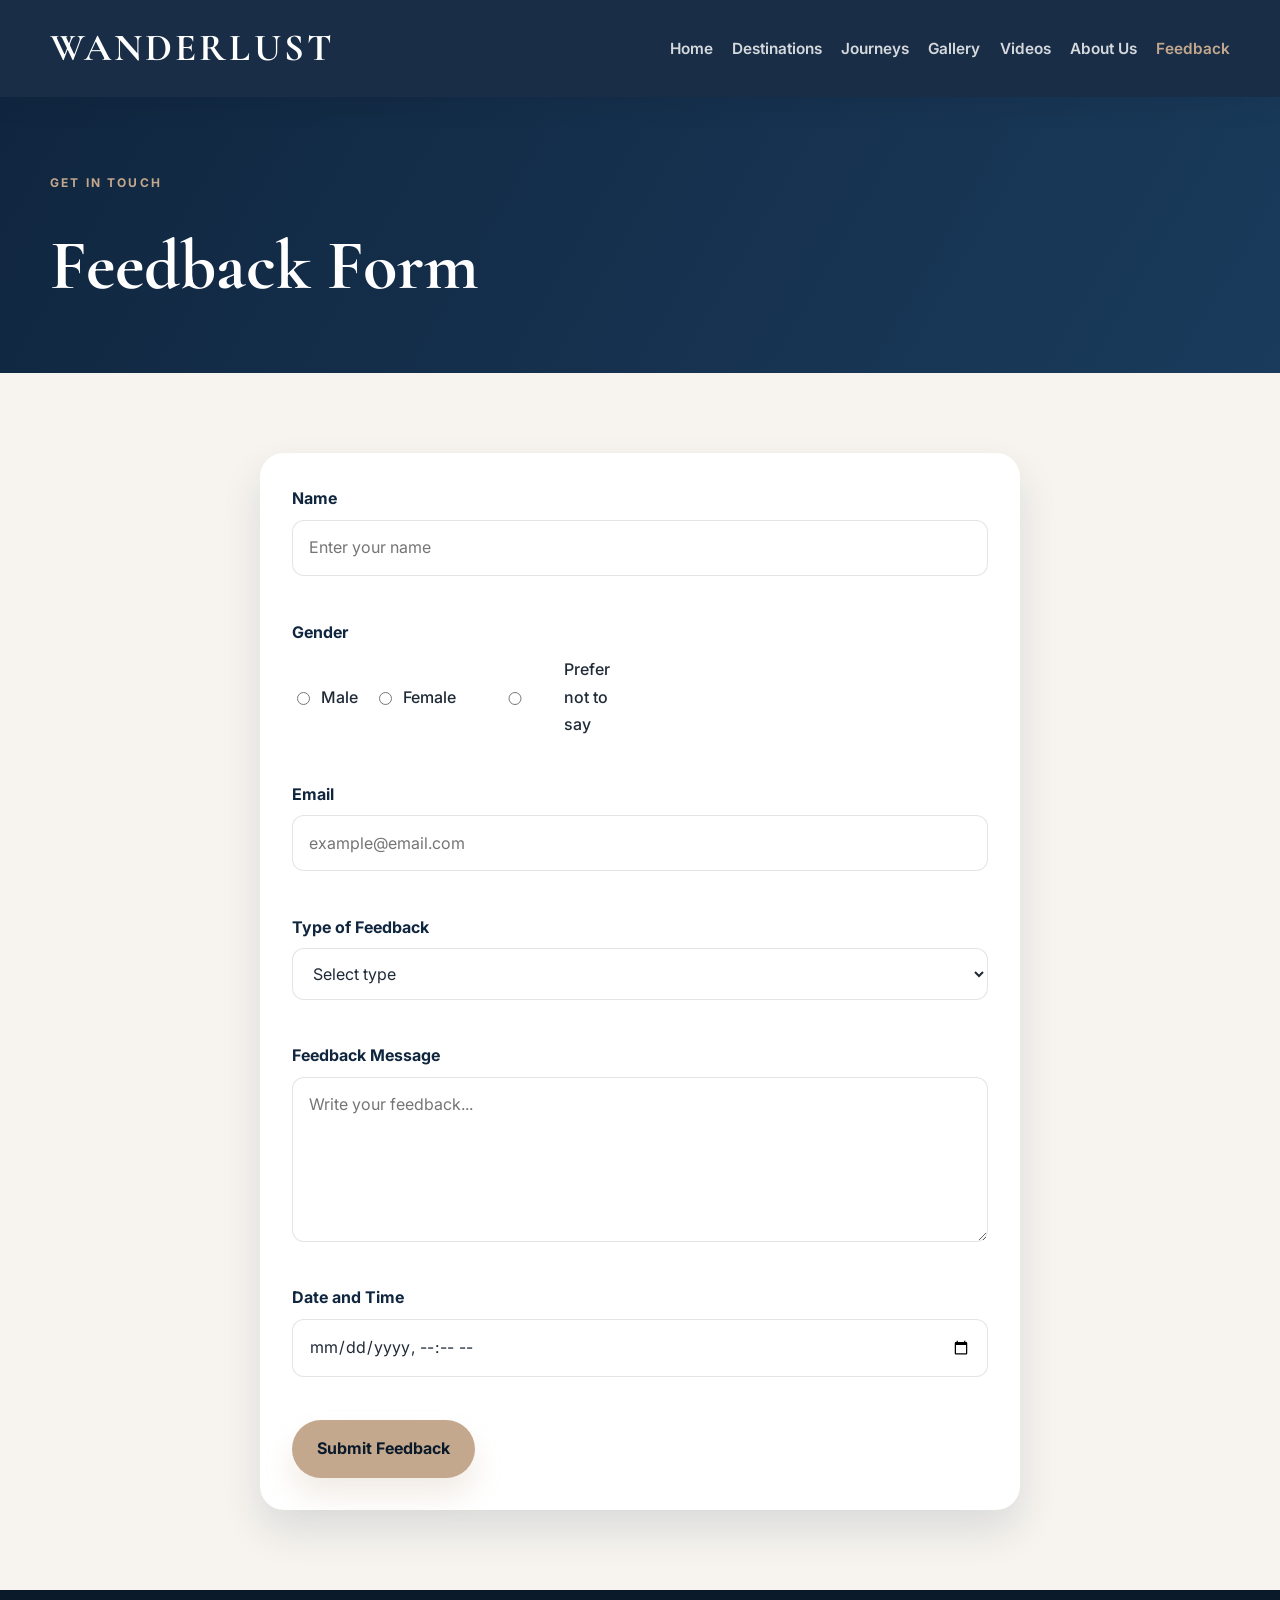
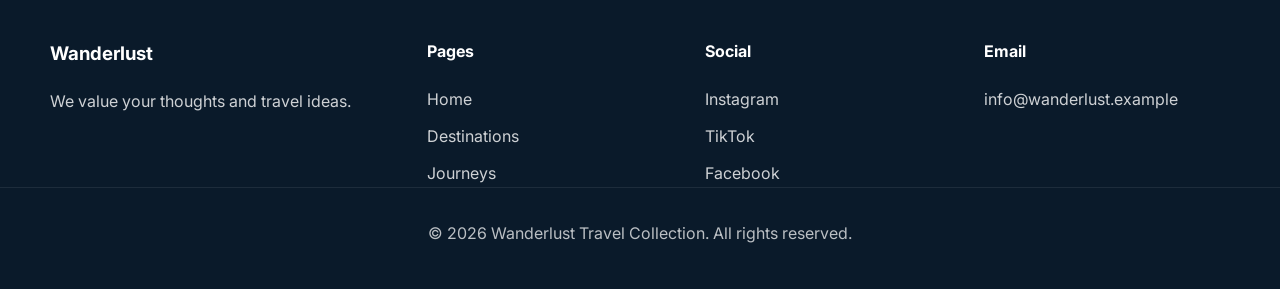
<file: feedback.html>
<!DOCTYPE html>
<html lang="en">
<head>
  <meta charset="UTF-8" />
  <meta name="viewport" content="width=device-width, initial-scale=1.0" />
  <title>Feedback | WANDERLUST</title>
  <link rel="preconnect" href="https://fonts.googleapis.com">
  <link rel="preconnect" href="https://fonts.gstatic.com" crossorigin>
  <link href="https://fonts.googleapis.com/css2?family=Cormorant+Garamond:wght@500;600;700&family=Inter:wght@400;500;600;700&display=swap" rel="stylesheet">
  <link rel="stylesheet" href="css/style.css" />
</head>
<body>
  <header class="site-header">
    <nav class="navbar container">
      <a href="index.html" class="brand">WANDERLUST</a>
      <button class="nav-toggle" aria-label="Toggle navigation">☰</button>
      <div class="nav-menu">
        <a href="index.html">Home</a>
        <a href="destinations.html">Destinations</a>
        <a href="journeys.html">Journeys</a>
        <a href="gallery.html">Gallery</a>
        <a href="videos.html">Videos</a>
        <a href="about.html">About Us</a>
        <a href="feedback.html" class="active">Feedback</a>
      </div>
    </nav>
  </header>

  <main>
    <section class="page-banner">
      <div class="container">
        <p class="eyebrow">Get in touch</p>
        <h1>Feedback Form</h1>
      </div>
    </section>

    <section class="section">
      <div class="container form-wrapper">
        <form id="feedbackForm" method="post" action="php/feedback.php" novalidate>
          <div class="form-row">
            <label for="name">Name</label>
            <input type="text" id="name" name="name" placeholder="Enter your name" required />
            <small class="error" id="nameError"></small>
          </div>

          <div class="form-row">
            <label>Gender</label>
            <div class="radio-group">
              <label><input type="radio" name="gender" value="Male" /> Male</label>
              <label><input type="radio" name="gender" value="Female" /> Female</label>
              <label><input type="radio" name="gender" value="Prefer not to say" /> Prefer not to say</label>
            </div>
            <small class="error" id="genderError"></small>
          </div>

          <div class="form-row">
            <label for="email">Email</label>
            <input type="email" id="email" name="email" placeholder="example@email.com" required />
            <small class="error" id="emailError"></small>
          </div>

          <div class="form-row">
            <label for="feedbackType">Type of Feedback</label>
            <select id="feedbackType" name="feedbackType" required>
              <option value="">Select type</option>
              <option value="Suggestion">Suggestion</option>
              <option value="Complaint">Complaint</option>
              <option value="Enquiry">Enquiry</option>
            </select>
            <small class="error" id="feedbackTypeError"></small>
          </div>

          <div class="form-row">
            <label for="message">Feedback Message</label>
            <textarea id="message" name="message" rows="5" placeholder="Write your feedback..." required></textarea>
            <small class="error" id="messageError"></small>
          </div>

          <div class="form-row">
            <label for="datetime">Date and Time</label>
            <input type="datetime-local" id="datetime" name="datetime" required />
            <small class="error" id="datetimeError"></small>
          </div>

          <button type="submit" class="btn btn-primary submit-btn">Submit Feedback</button>
          <div id="formMessage" class="form-message" aria-live="polite"></div>
        </form>
      </div>
    </section>
  </main>

  <footer class="site-footer">
    <div class="container footer-grid">
      <div>
        <h3>Wanderlust</h3>
        <p>We value your thoughts and travel ideas.</p>
      </div>
      <div>
        <h4>Pages</h4>
        <ul>
          <li><a href="index.html">Home</a></li>
          <li><a href="destinations.html">Destinations</a></li>
          <li><a href="journeys.html">Journeys</a></li>
        </ul>
      </div>
      <div>
        <h4>Social</h4>
        <ul>
          <li><a href="https://instagram.com" target="_blank">Instagram</a></li>
          <li><a href="https://tiktok.com" target="_blank">TikTok</a></li>
          <li><a href="https://facebook.com" target="_blank">Facebook</a></li>
        </ul>
      </div>
      <div>
        <h4>Email</h4>
        <ul>
          <li><a href="mailto:info@wanderlust.example">info@wanderlust.example</a></li>
        </ul>
      </div>
    </div>
    <div class="footer-bottom">
      <p>© 2026 Wanderlust Travel Collection. All rights reserved.</p>
    </div>
  </footer>

  <script src="js/script.js"></script>
</body>
</html>
</file>
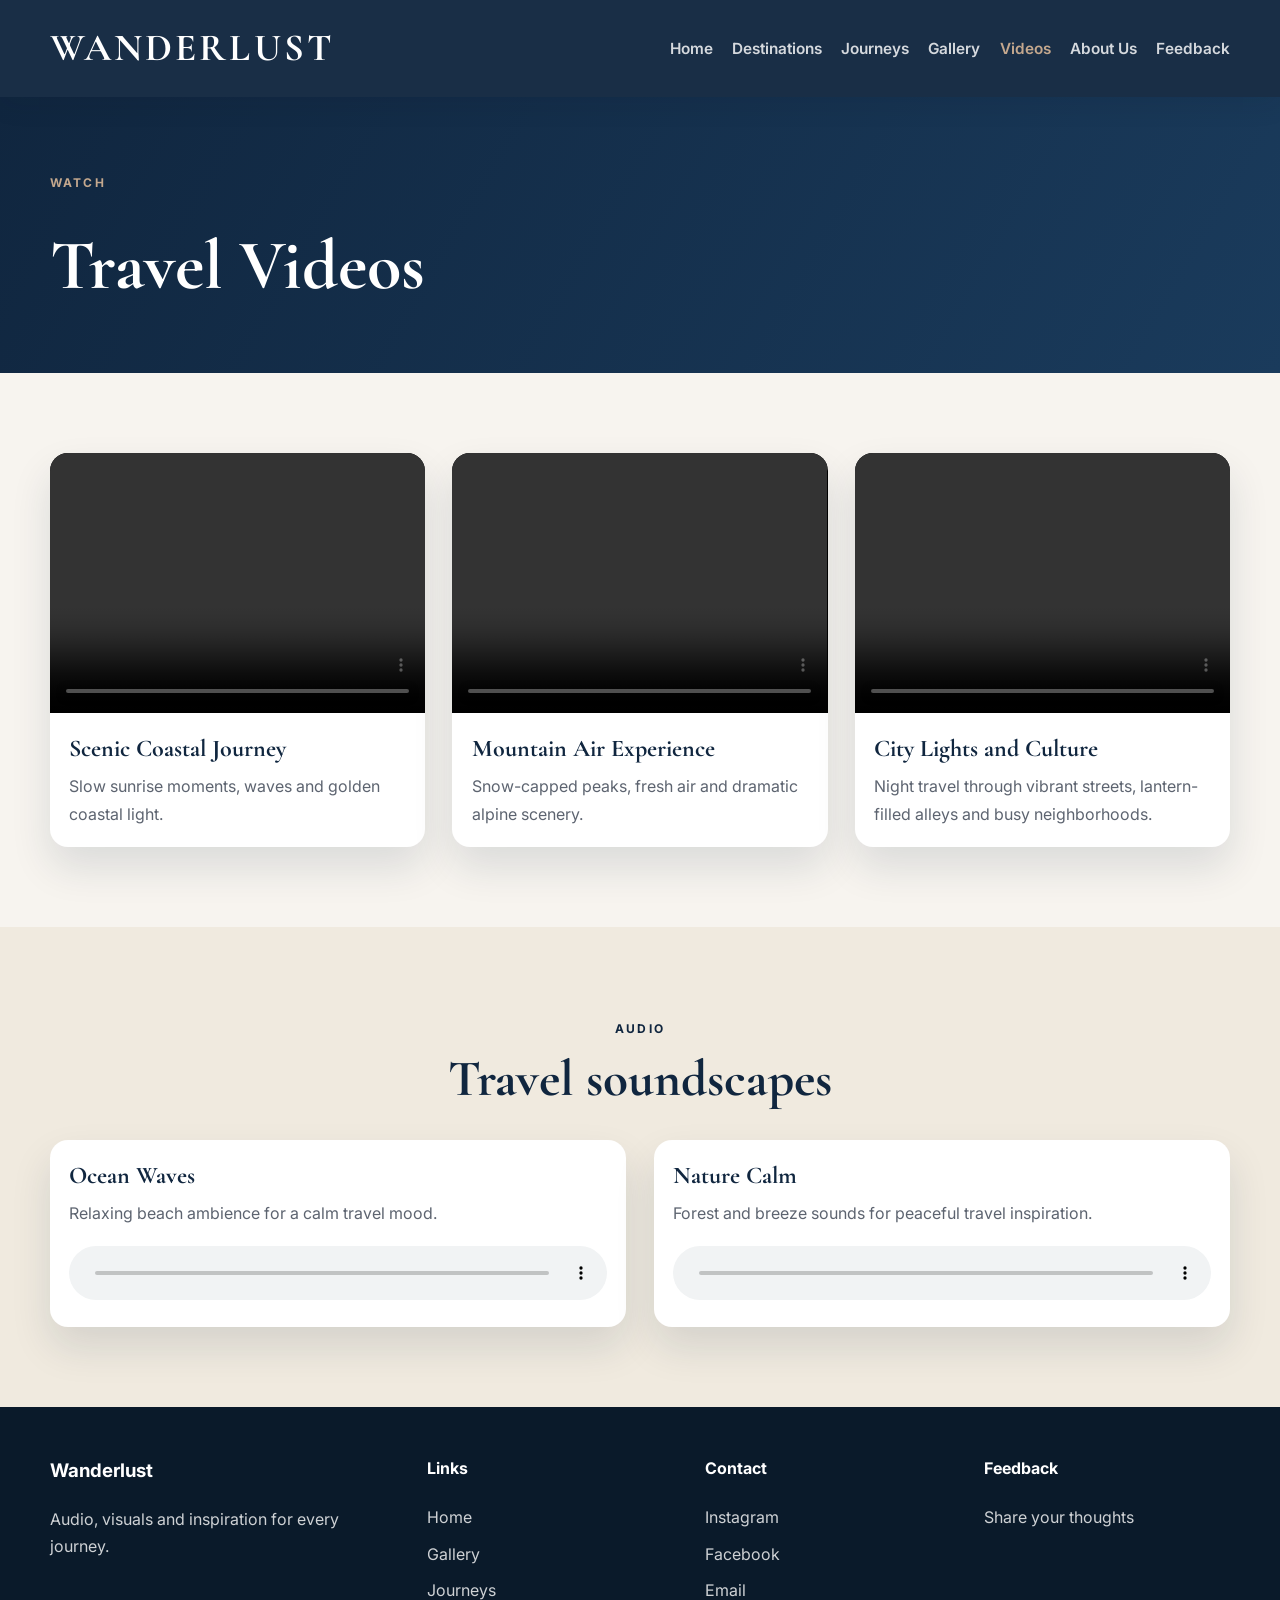
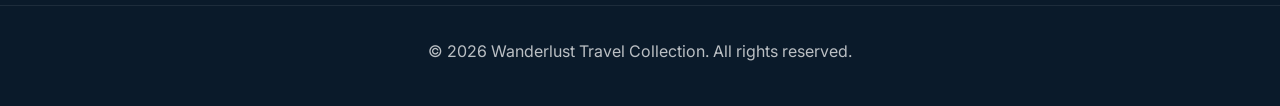
<file: videos.html>
<!DOCTYPE html>
<html lang="en">
<head>
  <meta charset="UTF-8" />
  <meta name="viewport" content="width=device-width, initial-scale=1.0" />
  <title>Videos | WANDERLUST</title>
  <link rel="preconnect" href="https://fonts.googleapis.com">
  <link rel="preconnect" href="https://fonts.gstatic.com" crossorigin>
  <link href="https://fonts.googleapis.com/css2?family=Cormorant+Garamond:wght@500;600;700&family=Inter:wght@400;500;600;700&display=swap" rel="stylesheet">
  <link rel="stylesheet" href="css/style.css" />
</head>
<body>
  <header class="site-header">
    <nav class="navbar container">
      <a href="index.html" class="brand">WANDERLUST</a>
      <button class="nav-toggle" aria-label="Toggle navigation">☰</button>
      <div class="nav-menu">
        <a href="index.html">Home</a>
        <a href="destinations.html">Destinations</a>
        <a href="journeys.html">Journeys</a>
        <a href="gallery.html">Gallery</a>
        <a href="videos.html" class="active">Videos</a>
        <a href="about.html">About Us</a>
        <a href="feedback.html">Feedback</a>
      </div>
    </nav>
  </header>

  <main>
    <section class="page-banner">
      <div class="container">
        <p class="eyebrow">Watch</p>
        <h1>Travel Videos</h1>
      </div>
    </section>

    <section class="section">
      <div class="container video-grid">
        <article class="video-card">
          <video controls preload="metadata">
            <source src="https://interactive-examples.mdn.mozilla.net/media/cc0-videos/flower.mp4" type="video/mp4">
          </video>
          <h3>Scenic Coastal Journey</h3>
          <p>Slow sunrise moments, waves and golden coastal light.</p>
        </article>

        <article class="video-card">
          <video controls preload="metadata">
            <source src="https://interactive-examples.mdn.mozilla.net/media/cc0-videos/flower.webm" type="video/webm">
          </video>
          <h3>Mountain Air Experience</h3>
          <p>Snow-capped peaks, fresh air and dramatic alpine scenery.</p>
        </article>

        <article class="video-card">
          <video controls preload="metadata">
            <source src="https://samplelib.com/lib/preview/mp4/sample-5s.mp4" type="video/mp4">
          </video>
          <h3>City Lights and Culture</h3>
          <p>Night travel through vibrant streets, lantern-filled alleys and busy neighborhoods.</p>
        </article>
      </div>
    </section>

    <section class="section alt-bg">
      <div class="container">
        <div class="section-heading">
          <p class="eyebrow dark">Audio</p>
          <h2>Travel soundscapes</h2>
        </div>

        <div class="audio-list">
          <div class="audio-card">
            <h3>Ocean Waves</h3>
            <p>Relaxing beach ambience for a calm travel mood.</p>
            <audio controls>
              <source src="https://www.soundhelix.com/examples/mp3/SoundHelix-Song-1.mp3" type="audio/mpeg">
            </audio>
          </div>

          <div class="audio-card">
            <h3>Nature Calm</h3>
            <p>Forest and breeze sounds for peaceful travel inspiration.</p>
            <audio controls>
              <source src="https://www.soundhelix.com/examples/mp3/SoundHelix-Song-2.mp3" type="audio/mpeg">
            </audio>
          </div>
        </div>
      </div>
    </section>
  </main>

  <footer class="site-footer">
    <div class="container footer-grid">
      <div>
        <h3>Wanderlust</h3>
        <p>Audio, visuals and inspiration for every journey.</p>
      </div>
      <div>
        <h4>Links</h4>
        <ul>
          <li><a href="index.html">Home</a></li>
          <li><a href="gallery.html">Gallery</a></li>
          <li><a href="journeys.html">Journeys</a></li>
        </ul>
      </div>
      <div>
        <h4>Contact</h4>
        <ul>
          <li><a href="https://instagram.com" target="_blank">Instagram</a></li>
          <li><a href="https://facebook.com" target="_blank">Facebook</a></li>
          <li><a href="mailto:info@wanderlust.example">Email</a></li>
        </ul>
      </div>
      <div>
        <h4>Feedback</h4>
        <ul>
          <li><a href="feedback.html">Share your thoughts</a></li>
        </ul>
      </div>
    </div>
    <div class="footer-bottom">
      <p>© 2026 Wanderlust Travel Collection. All rights reserved.</p>
    </div>
  </footer>

  <script src="js/script.js"></script>
</body>
</html>
</file>
<file: css/style.css>
:root {
  --navy: #10263f;
  --navy-deep: #0a1a2a;
  --sand: #e9dcc3;
  --ivory: #f7f4ef;
  --gold: #c4a88e;
  --text: #1f2a37;
  --muted: #5d6470;
  --white: #ffffff;
  --shadow: 0 20px 40px rgba(16, 38, 63, 0.12);
  --radius: 18px;
  --container: 1180px;
}

* {
  box-sizing: border-box;
}

html {
  scroll-behavior: smooth;
}

body {
  margin: 0;
  font-family: "Inter", sans-serif;
  background: var(--ivory);
  color: var(--text);
  line-height: 1.7;
}

img,
video {
  max-width: 100%;
  display: block;
}

a {
  text-decoration: none;
  color: inherit;
}

button,
input,
select,
textarea {
  font: inherit;
}

.container {
  width: min(var(--container), calc(100% - 2rem));
  margin: 0 auto;
}

.section {
  padding: 5rem 0;
}

.alt-bg {
  background: #f0eadf;
}

.section-heading {
  text-align: center;
  margin-bottom: 2rem;
}

.section-heading h2 {
  font-family: "Cormorant Garamond", serif;
  font-size: clamp(2.3rem, 4vw, 3.5rem);
  margin: 0.2rem 0 0;
  line-height: 1.1;
  color: var(--navy);
}

.eyebrow {
  color: var(--gold);
  letter-spacing: 0.18em;
  font-size: 0.75rem;
  text-transform: uppercase;
  font-weight: 700;
}

.eyebrow.dark {
  color: var(--navy);
}

.site-header {
  position: sticky;
  top: 0;
  z-index: 99;
  background: rgba(16, 38, 63, 0.96);
  backdrop-filter: blur(10px);
  box-shadow: 0 8px 25px rgba(12, 22, 34, 0.08);
}

.navbar {
  display: flex;
  align-items: center;
  justify-content: space-between;
  padding: 1rem 0;
}

.brand {
  font-family: "Cormorant Garamond", serif;
  color: var(--white);
  letter-spacing: 0.08em;
  font-size: clamp(1.7rem, 3vw, 2.5rem);
  font-weight: 700;
}

.nav-menu {
  display: flex;
  align-items: center;
  gap: 1.2rem;
}

.nav-menu a {
  color: rgba(255,255,255,0.82);
  font-size: 0.96rem;
  font-weight: 600;
  transition: color 0.2s ease;
}

.nav-menu a:hover,
.nav-menu a.active {
  color: var(--gold);
}

.nav-toggle {
  display: none;
  background: transparent;
  border: 0;
  color: var(--white);
  font-size: 1.8rem;
  cursor: pointer;
}

.hero {
  position: relative;
  min-height: 710px;
  display: flex;
  align-items: center;
  background: url("https://images.unsplash.com/photo-1501785888041-af3ef285b470?auto=format&fit=crop&w=1600&q=80") center/cover no-repeat;
}

.hero-overlay {
  position: absolute;
  inset: 0;
  background: linear-gradient(90deg, rgba(9, 20, 35, 0.82), rgba(9, 20, 35, 0.45));
}

.hero-content {
  position: relative;
  z-index: 1;
  padding: 4rem 0;
  max-width: 660px;
  color: var(--white);
}

.hero-content h1 {
  font-family: "Cormorant Garamond", serif;
  font-size: clamp(3.2rem, 6vw, 6rem);
  line-height: 0.95;
  margin: 0.5rem 0 1rem;
}

.hero-text {
  font-size: 1.08rem;
  max-width: 560px;
  color: rgba(255,255,255,0.85);
}

.hero-actions {
  display: flex;
  flex-wrap: wrap;
  gap: 1rem;
  margin-top: 2rem;
}

.btn {
  display: inline-flex;
  align-items: center;
  justify-content: center;
  border-radius: 999px;
  padding: 0.9rem 1.5rem;
  font-weight: 700;
  transition: transform 0.2s ease, box-shadow 0.2s ease;
  border: 1px solid transparent;
}

.btn:hover {
  transform: translateY(-2px);
}

.btn-primary {
  background: var(--gold);
  color: var(--navy-deep);
  box-shadow: 0 18px 28px rgba(196, 168, 142, 0.22);
}

.btn-secondary {
  background: transparent;
  border-color: rgba(255,255,255,0.8);
  color: var(--white);
}

.destination-grid {
  display: grid;
  grid-template-columns: repeat(3, minmax(0, 1fr));
  gap: 2rem;
}

.large-grid {
  grid-template-columns: repeat(2, minmax(0, 1fr));
}

.destination-card {
  background: var(--white);
  border-radius: var(--radius);
  overflow: hidden;
  box-shadow: var(--shadow);
  transition: transform 0.25s ease, box-shadow 0.25s ease;
}

.destination-card:hover {
  transform: translateY(-6px);
  box-shadow: 0 24px 48px rgba(16, 38, 63, 0.14);
}

.destination-card img {
  width: 100%;
  height: 260px;
  object-fit: cover;
}

.card-body {
  padding: 1.35rem 1.2rem 1.6rem;
}

.tag {
  display: inline-block;
  background: rgba(196, 168, 142, 0.15);
  color: var(--navy);
  padding: 0.4rem 0.7rem;
  border-radius: 999px;
  font-size: 0.72rem;
  font-weight: 700;
  text-transform: uppercase;
  letter-spacing: 0.08em;
}

.card-body h3 {
  margin: 0.9rem 0 0.2rem;
  font-size: 1.7rem;
  color: var(--navy);
  font-family: "Cormorant Garamond", serif;
}

.card-body p {
  margin: 0 0 0.8rem;
  color: var(--muted);
  font-weight: 600;
}

.card-body small {
  display: block;
  color: var(--text);
  margin-bottom: 1rem;
}

.text-link {
  color: var(--navy);
  font-weight: 700;
  position: relative;
}

.text-link::after {
  content: "";
  position: absolute;
  left: 0;
  bottom: -2px;
  width: 100%;
  height: 2px;
  background: var(--gold);
}

.category-grid {
  display: grid;
  grid-template-columns: repeat(3, minmax(0, 1fr));
  gap: 1.2rem;
}

.category-item {
  min-height: 180px;
  background: linear-gradient(rgba(16, 38, 63, 0.3), rgba(16, 38, 63, 0.3)), url("https://images.unsplash.com/photo-1476514525535-07fb3b4ae5f1?auto=format&fit=crop&w=900&q=80") center/cover no-repeat;
  border-radius: var(--radius);
  display: flex;
  align-items: end;
  justify-content: center;
  padding: 1.3rem;
  box-shadow: var(--shadow);
  color: var(--white);
  font-weight: 700;
  font-size: 1.15rem;
}

.quote-section {
  padding: 3rem 0;
}

.quote-box {
  display: grid;
  grid-template-columns: 1.1fr 1fr;
  align-items: center;
  background: var(--white);
  border-radius: 30px;
  overflow: hidden;
  box-shadow: var(--shadow);
}

.quote-image img {
  width: 100%;
  height: 100%;
  min-height: 360px;
  object-fit: cover;
}

.quote-text {
  padding: 2rem 2.5rem;
}

.quote-text blockquote {
  margin: 0;
  font-family: "Cormorant Garamond", serif;
  font-size: clamp(2rem, 3vw, 3.2rem);
  line-height: 1.1;
  color: var(--navy);
}

.quote-author {
  margin-top: 1rem;
  color: var(--muted);
  font-weight: 600;
}

.feature-journey {
  display: grid;
  grid-template-columns: 1.1fr 1fr;
  gap: 2rem;
  align-items: center;
}

.feature-image img {
  width: 100%;
  border-radius: 24px;
  box-shadow: var(--shadow);
  min-height: 460px;
  object-fit: cover;
}

.feature-copy h2 {
  font-family: "Cormorant Garamond", serif;
  font-size: clamp(2.5rem, 5vw, 4rem);
  color: var(--navy);
  line-height: 1.02;
  margin: 0.5rem 0 1rem;
}

.feature-copy p {
  color: var(--muted);
  margin-bottom: 1.6rem;
}

.page-banner {
  background: linear-gradient(120deg, var(--navy), #1a3b5c);
  color: var(--white);
  padding: 4rem 0 3rem;
}

.page-banner h1 {
  font-family: "Cormorant Garamond", serif;
  font-size: clamp(2.8rem, 6vw, 4.4rem);
  margin: 0.5rem 0 0;
}

.filters {
  display: flex;
  flex-wrap: wrap;
  gap: 1rem;
  align-items: center;
  justify-content: space-between;
  margin-bottom: 2rem;
}

.filter-btn {
  background: var(--white);
  border: 1px solid rgba(16,38,63,0.1);
  color: var(--navy);
  padding: 0.75rem 1rem;
  border-radius: 999px;
  cursor: pointer;
  font-weight: 700;
}

.filter-btn.active {
  background: var(--navy);
  color: var(--white);
}

#destinationSearch {
  min-width: 260px;
  border: 1px solid rgba(16,38,63,0.12);
  background: var(--white);
  color: var(--text);
  border-radius: 999px;
  padding: 0.9rem 1.2rem;
  outline: none;
}

.filter-item.hidden {
  display: none;
}

.mini-list {
  list-style: none;
  padding-left: 0;
  margin: 1rem 0 0.8rem;
  color: var(--muted);
  font-size: 0.9rem;
}

.mini-list li {
  margin-bottom: 0.35rem;
}

.journey-list {
  display: grid;
  gap: 2rem;
}

.journey-card {
  display: grid;
  grid-template-columns: 0.9fr 1.1fr;
  background: var(--white);
  border-radius: var(--radius);
  overflow: hidden;
  box-shadow: var(--shadow);
}

.journey-card img {
  width: 100%;
  height: 100%;
  min-height: 100%;
  object-fit: cover;
}

.journey-content {
  padding: 1.8rem 1.4rem 1.5rem;
}

.journey-content h3 {
  margin: 0.8rem 0 0.6rem;
  color: var(--navy);
  font-family: "Cormorant Garamond", serif;
  font-size: clamp(2rem, 4vw, 2.7rem);
  line-height: 1.1;
}

.journey-content p,
.journey-content li {
  color: var(--muted);
}

.journey-content ul {
  margin: 1rem 0;
  padding-left: 1.2rem;
}

details {
  background: #f8f5f1;
  border-radius: 12px;
  padding: 0.8rem 1rem;
  margin-top: 1rem;
}

summary {
  cursor: pointer;
  font-weight: 700;
  color: var(--navy);
}

.itinerary {
  margin-top: 0.9rem;
  display: grid;
  gap: 0.7rem;
  color: var(--text);
}

.gallery-grid {
  display: grid;
  grid-template-columns: repeat(3, minmax(0, 1fr));
  gap: 1.5rem;
}

.gallery-item {
  position: relative;
  overflow: hidden;
  border-radius: 16px;
  cursor: pointer;
  box-shadow: var(--shadow);
  background: var(--white);
}

.gallery-item img {
  width: 100%;
  height: 300px;
  object-fit: cover;
  transition: transform 0.3s ease;
}

.gallery-item:hover img {
  transform: scale(1.04);
}

.gallery-item figcaption {
  position: absolute;
  left: 0;
  right: 0;
  bottom: 0;
  background: linear-gradient(0deg, rgba(12, 20, 31, 0.8), transparent);
  color: var(--white);
  padding: 1rem;
  font-weight: 600;
}

.lightbox {
  position: fixed;
  inset: 0;
  display: none;
  align-items: center;
  justify-content: center;
  background: rgba(7, 13, 19, 0.8);
  z-index: 200;
  padding: 1rem;
}

.lightbox.active {
  display: flex;
}

.lightbox img {
  max-width: min(90vw, 1100px);
  max-height: 85vh;
  border-radius: 16px;
  box-shadow: 0 20px 50px rgba(0,0,0,0.28);
}

#closeLightbox {
  position: absolute;
  right: 2rem;
  top: 1.5rem;
  border: 0;
  background: rgba(255,255,255,0.18);
  color: var(--white);
  width: 48px;
  height: 48px;
  border-radius: 50%;
  font-size: 2rem;
  cursor: pointer;
}

.video-grid {
  display: grid;
  grid-template-columns: repeat(3, minmax(0, 1fr));
  gap: 1.7rem;
}

.video-card,
.audio-card {
  background: var(--white);
  border-radius: var(--radius);
  overflow: hidden;
  box-shadow: var(--shadow);
}

.video-card video {
  width: 100%;
  height: 260px;
  object-fit: cover;
  background: #000;
}

.video-card h3,
.audio-card h3 {
  margin: 1rem 1.2rem 0.2rem;
  color: var(--navy);
  font-size: 1.5rem;
  font-family: "Cormorant Garamond", serif;
}

.video-card p,
.audio-card p {
  padding: 0 1.2rem 1.2rem;
  color: var(--muted);
  margin: 0;
}

.audio-list {
  display: grid;
  grid-template-columns: repeat(2, minmax(0, 1fr));
  gap: 1.7rem;
}

.audio-card audio {
  width: calc(100% - 2.4rem);
  margin: 0 1.2rem 1.2rem;
}

.about-intro {
  max-width: 900px;
  margin: 0 auto 2.5rem;
  text-align: center;
}

.about-intro h2 {
  font-family: "Cormorant Garamond", serif;
  color: var(--navy);
  font-size: clamp(2.4rem, 5vw, 3.4rem);
  margin: 0 0 0.8rem;
}

.about-intro p {
  color: var(--muted);
  margin: 0.5rem 0;
}

.team-grid {
  display: grid;
  grid-template-columns: repeat(4, minmax(0, 1fr));
  gap: 1.5rem;
}

.team-card {
  background: var(--white);
  border-radius: var(--radius);
  overflow: hidden;
  box-shadow: var(--shadow);
}

.team-card img {
  width: 100%;
  height: 260px;
  object-fit: cover;
}

.team-body {
  padding: 1.2rem;
}

.team-body h3 {
  margin: 0 0 0.5rem;
  color: var(--navy);
  font-family: "Cormorant Garamond", serif;
  font-size: 2rem;
}

.team-body p {
  margin: 0.2rem 0;
  color: var(--muted);
}

.form-wrapper {
  max-width: 760px;
  margin: 0 auto;
  background: var(--white);
  padding: 2rem;
  border-radius: 24px;
  box-shadow: var(--shadow);
}

form {
  display: grid;
  gap: 1.2rem;
}

.form-row {
  display: grid;
  gap: 0.45rem;
}

.form-row label {
  font-weight: 700;
  color: var(--navy);
}

.form-row input,
.form-row select,
.form-row textarea {
  width: 100%;
  padding: 0.85rem 1rem;
  border: 1px solid rgba(16,38,63,0.12);
  border-radius: 12px;
  background: #fff;
  color: var(--text);
}

.form-row textarea {
  resize: vertical;
  min-height: 150px;
}

.radio-group {
  display: flex;
  flex-wrap: wrap;
  gap: 1rem;
  padding-top: 0.2rem;
}

.radio-group label {
  display: flex;
  align-items: center;
  gap: 0.5rem;
  font-weight: 500;
  color: var(--text);
}

.error {
  min-height: 1.2em;
  color: #b42318;
  font-size: 0.85rem;
  font-weight: 600;
}

.form-message {
  padding: 0.9rem 1rem;
  border-radius: 12px;
  display: none;
  font-weight: 600;
}

.form-message.success {
  display: block;
  background: #ebf9f0;
  color: #1f7a45;
}

.form-message.error {
  display: block;
  background: #fdecea;
  color: #b42318;
}

.submit-btn {
  width: max-content;
  cursor: pointer;
}

.site-footer {
  background: var(--navy-deep);
  color: rgba(255,255,255,0.8);
  padding-top: 3rem;
}

.footer-grid {
  display: grid;
  grid-template-columns: 1.4fr 1fr 1fr 1fr;
  gap: 2rem;
  align-items: start;
}

.site-footer h3,
.site-footer h4 {
  color: var(--white);
  margin-top: 0;
}

.site-footer ul {
  list-style: none;
  padding: 0;
  margin: 0;
  display: grid;
  gap: 0.6rem;
}

.site-footer a {
  color: rgba(255,255,255,0.8);
}

.footer-bottom {
  border-top: 1px solid rgba(255,255,255,0.08);
  padding: 1rem 0 1.6rem;
  text-align: center;
  color: rgba(255,255,255,0.72);
}

@media (max-width: 980px) {
  .destination-grid,
  .category-grid,
  .gallery-grid,
  .video-grid,
  .team-grid,
  .footer-grid {
    grid-template-columns: repeat(2, minmax(0, 1fr));
  }

  .journey-card,
  .feature-journey,
  .quote-box {
    grid-template-columns: 1fr;
  }

  .audio-list {
    grid-template-columns: 1fr;
  }
}

@media (max-width: 760px) {
  .nav-toggle {
    display: block;
  }

  .nav-menu {
    display: none;
    position: absolute;
    top: 100%;
    left: 0;
    right: 0;
    background: rgba(16,38,63,0.98);
    padding: 1rem;
    flex-direction: column;
    align-items: flex-start;
    box-shadow: 0 14px 30px rgba(0,0,0,0.16);
  }

  .nav-menu.open {
    display: flex;
  }

  .destination-grid,
  .category-grid,
  .gallery-grid,
  .video-grid,
  .team-grid,
  .footer-grid {
    grid-template-columns: 1fr;
  }

  .hero-content {
    padding-top: 6rem;
  }

  .hero-actions {
    flex-direction: column;
    align-items: flex-start;
  }

  .btn {
    width: 100%;
  }

  .filters {
    flex-direction: column;
    align-items: stretch;
  }

  #destinationSearch {
    width: 100%;
  }

  .filter-buttons {
    display: flex;
    flex-wrap: wrap;
    gap: 0.75rem;
  }
}
</file>
